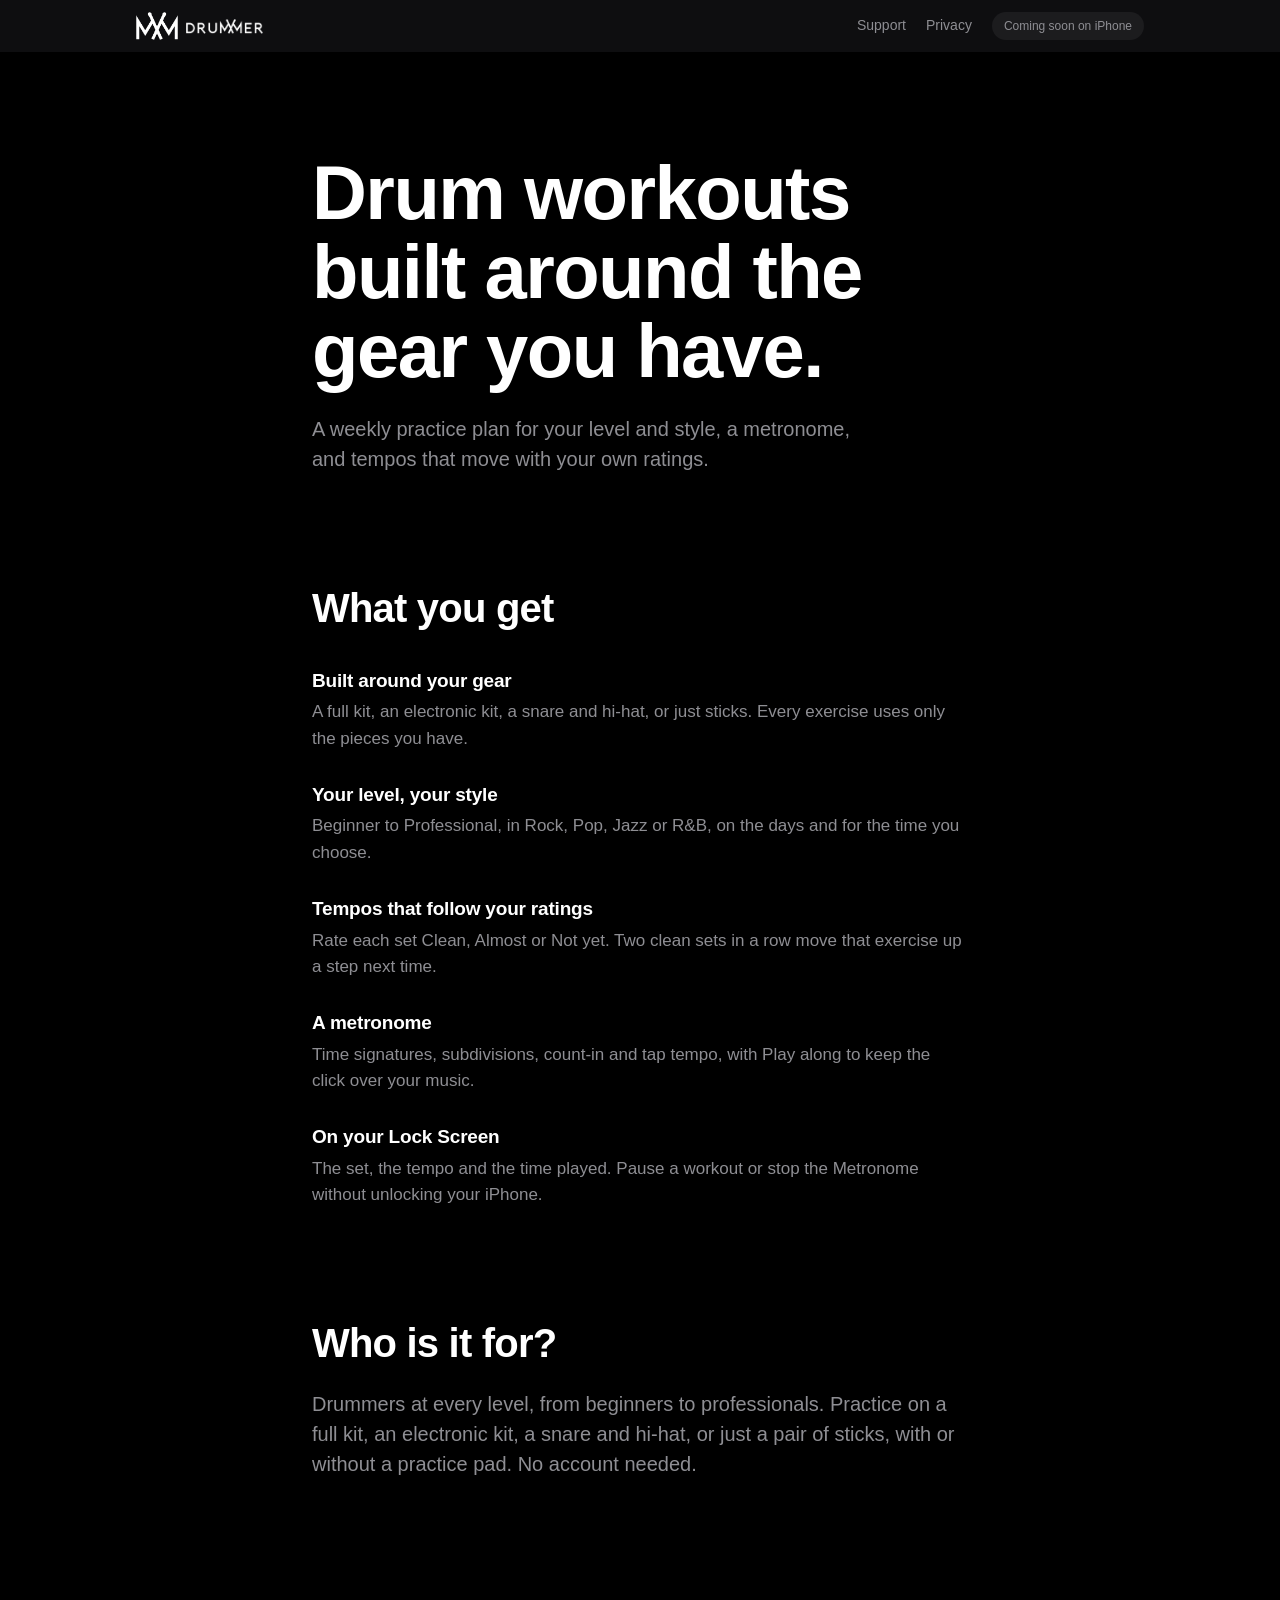
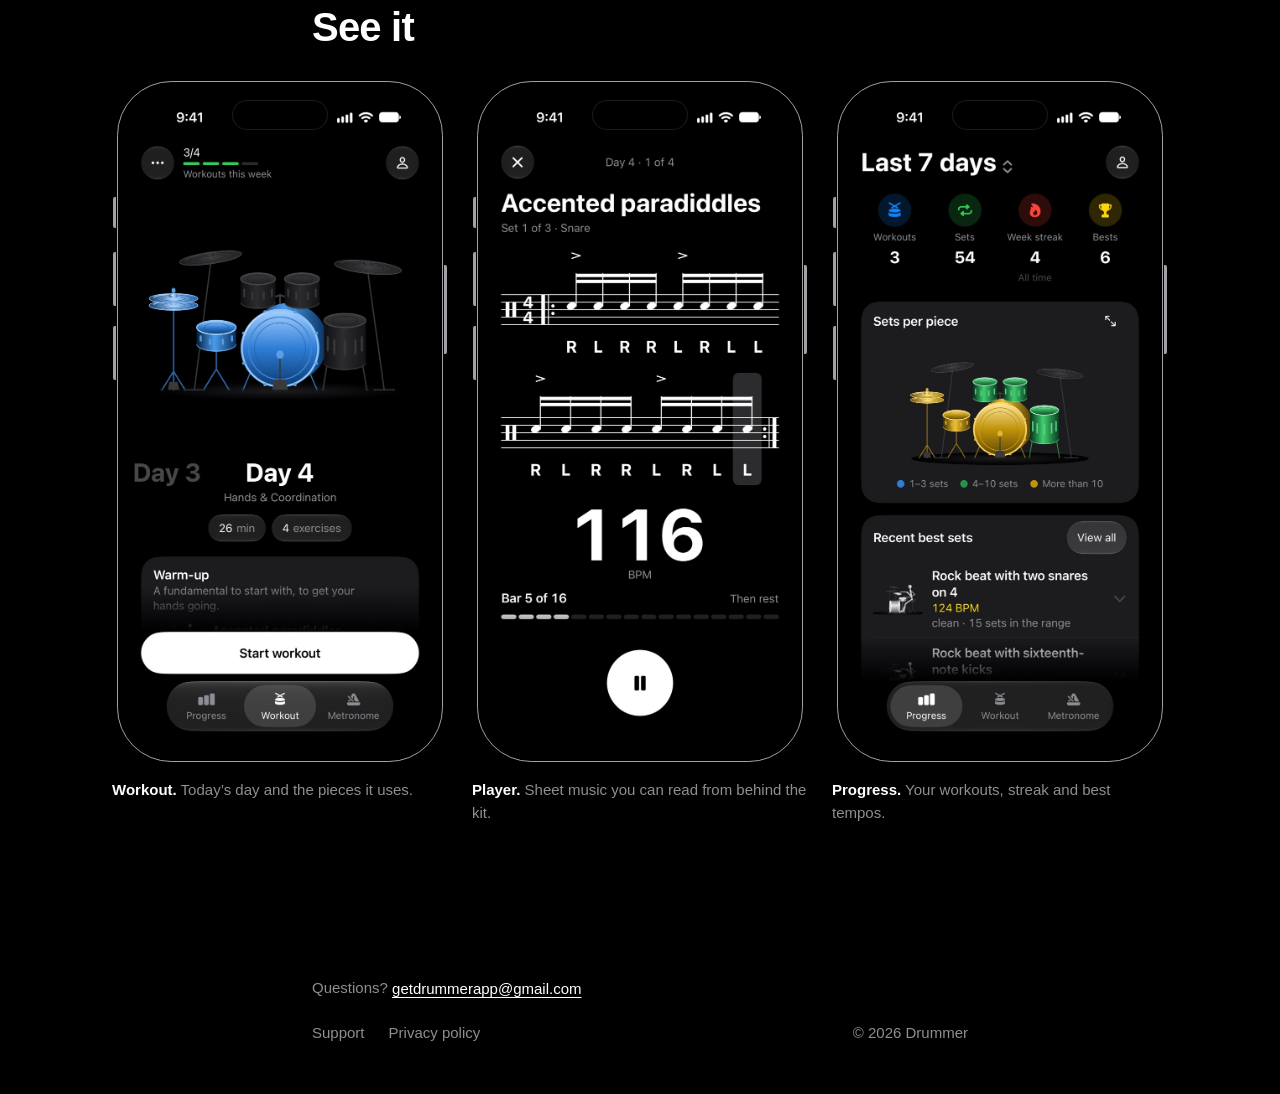
<file: index.html>
<!doctype html>
<html lang="en">
<head>
<meta charset="utf-8">
<meta name="viewport" content="width=device-width, initial-scale=1">
<title>Drummer: drum workouts for your gear</title>
<meta name="description" content="A weekly drum practice plan for iPhone, built around your gear, your level and your style. Coming soon.">
<meta name="theme-color" content="#000000">
<link rel="canonical" href="https://tg87njgkv4-design.github.io/drummer-site/">
<link rel="icon" href="icon.png">
<link rel="apple-touch-icon" href="icon.png">
<link rel="stylesheet" href="site.css">
<meta property="og:type" content="website">
<meta property="og:site_name" content="Drummer">
<meta property="og:title" content="Drummer: drum workouts for your gear">
<meta property="og:description" content="A weekly drum practice plan for iPhone, built around your gear, your level and your style. Coming soon.">
<meta property="og:url" content="https://tg87njgkv4-design.github.io/drummer-site/">
<meta property="og:image" content="https://tg87njgkv4-design.github.io/drummer-site/share.png">
<meta property="og:image:width" content="1200">
<meta property="og:image:height" content="630">
<meta property="og:image:alt" content="The Drummer wordmark beside the app's Workout tab, showing Day 4, Hands &amp; Coordination.">
<meta name="twitter:card" content="summary_large_image">
<meta name="twitter:title" content="Drummer: drum workouts for your gear">
<meta name="twitter:description" content="A weekly drum practice plan for iPhone, built around your gear, your level and your style. Coming soon.">
<meta name="twitter:image" content="https://tg87njgkv4-design.github.io/drummer-site/share.png">
<meta name="twitter:image:alt" content="The Drummer wordmark beside the app's Workout tab, showing Day 4, Hands &amp; Coordination.">
</head>
<body>
<a class="skip" href="#content">Skip to content</a>
<header class="site-header">
  <div class="bar">
    <a class="brand" href="index.html" aria-label="Drummer home">
      <img class="mark" src="mark.png" alt="" width="145" height="96">
      <img class="wordmark" src="wordmark.png" alt="" width="369" height="72">
    </a>
    <nav class="nav" aria-label="Site">
      <a href="support.html">Support</a>
      <a href="privacy.html">Privacy</a>
    </nav>
    <span class="soon">Coming soon on iPhone</span>
  </div>
</header>

<main id="content">
  <section>
    <h1 class="headline">Drum workouts built around the gear you have.</h1>
    <p class="lede">A weekly practice plan for your level and style, a metronome, and tempos that move with your own ratings.</p>
  </section>

  <section aria-labelledby="get">
    <h2 class="section-title" id="get">What you get</h2>
    <ul class="list">
      <li>
        <h3>Built around your gear</h3>
        <p>A full kit, an electronic kit, a snare and hi-hat, or just sticks. Every exercise uses only the pieces you have.</p>
      </li>
      <li>
        <h3>Your level, your style</h3>
        <p>Beginner to Professional, in Rock, Pop, Jazz or R&amp;B, on the days and for the time you choose.</p>
      </li>
      <li>
        <h3>Tempos that follow your ratings</h3>
        <p>Rate each set Clean, Almost or Not yet. Two clean sets in a row move that exercise up a step next time.</p>
      </li>
      <li>
        <h3>A metronome</h3>
        <p>Time signatures, subdivisions, count-in and tap tempo, with Play along to keep the click over your music.</p>
      </li>
      <li>
        <h3>On your Lock Screen</h3>
        <p>The set, the tempo and the time played. Pause a workout or stop the Metronome without unlocking your iPhone.</p>
      </li>
    </ul>
  </section>

  <section aria-labelledby="who">
    <h2 class="section-title" id="who">Who is it for?</h2>
    <p class="para">Drummers at every level, from beginners to professionals. Practice on a full kit, an electronic kit, a snare and hi-hat, or just a pair of sticks, with or without a practice pad. No account needed.</p>
  </section>
</main>

<section class="shots-wrap" aria-labelledby="see">
  <div class="wide">
    <h2 class="section-title see-title" id="see">See it</h2>
    <ul class="shots" tabindex="0" aria-label="Screenshots, scrolls sideways on small screens">
      <li><figure>
        <div class="phone"><span class="keys" aria-hidden="true"></span><div class="screen">
        <img src="shot-workout.jpg" srcset="shot-workout.jpg 720w, shot-workout-1206.jpg 1206w"
             sizes="(min-width: 48rem) 21rem, 17rem" width="1206" height="2622" loading="lazy"
             alt="Drummer’s Workout screen: Day 4, Hands &amp; Coordination, 26 minutes and 4 exercises, with the drums that day uses shown in blue and a Start workout button."></div></div>
        <figcaption><strong>Workout.</strong> Today’s day and the pieces it uses.</figcaption>
      </figure></li>
      <li><figure>
        <div class="phone"><span class="keys" aria-hidden="true"></span><div class="screen">
        <img src="shot-player.jpg" srcset="shot-player.jpg 720w, shot-player-1206.jpg 1206w"
             sizes="(min-width: 48rem) 21rem, 17rem" width="1206" height="2622" loading="lazy"
             alt="Drummer’s Player screen: a set playing, accented paradiddles in sheet music with the sticking under the notes, 116 BPM, bar 5 of 16."></div></div>
        <figcaption><strong>Player.</strong> Sheet music you can read from behind the kit.</figcaption>
      </figure></li>
      <li><figure>
        <div class="phone"><span class="keys" aria-hidden="true"></span><div class="screen">
        <img src="shot-progress.jpg" srcset="shot-progress.jpg 720w, shot-progress-1206.jpg 1206w"
             sizes="(min-width: 48rem) 21rem, 17rem" width="1206" height="2622" loading="lazy"
             alt="Drummer’s Progress screen: workouts, sets, week streak and bests for the last 7 days, and a drum kit colored by how many sets each piece got."></div></div>
        <figcaption><strong>Progress.</strong> Your workouts, streak and best tempos.</figcaption>
      </figure></li>
    </ul>
  </div>
</section>

<footer class="site-footer">
  <div class="inner">
    <p class="email">Questions? <a href="mailto:getdrummerapp@gmail.com">getdrummerapp@gmail.com</a></p>
    <a href="support.html">Support</a>
    <a href="privacy.html">Privacy policy</a>
    <span class="copy">© 2026 Drummer</span>
  </div>
</footer>
</body>
</html>
</file>
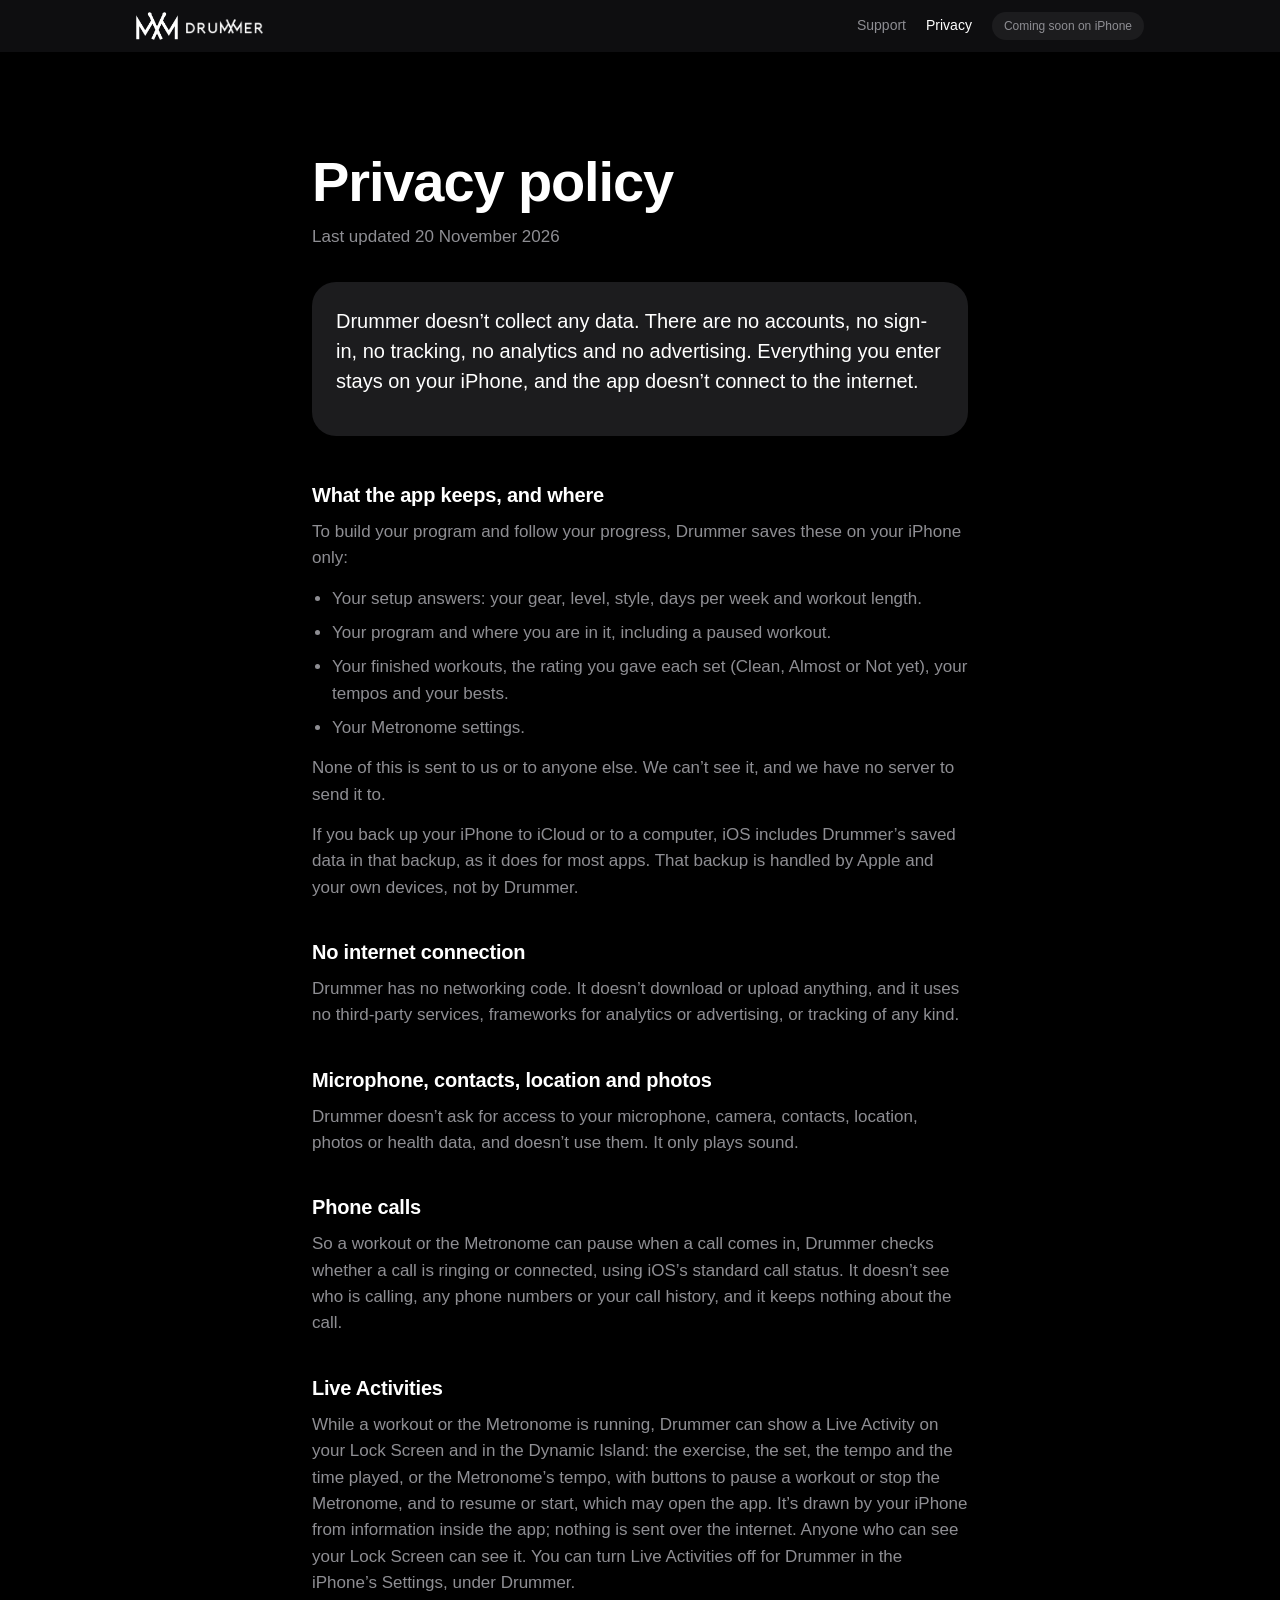
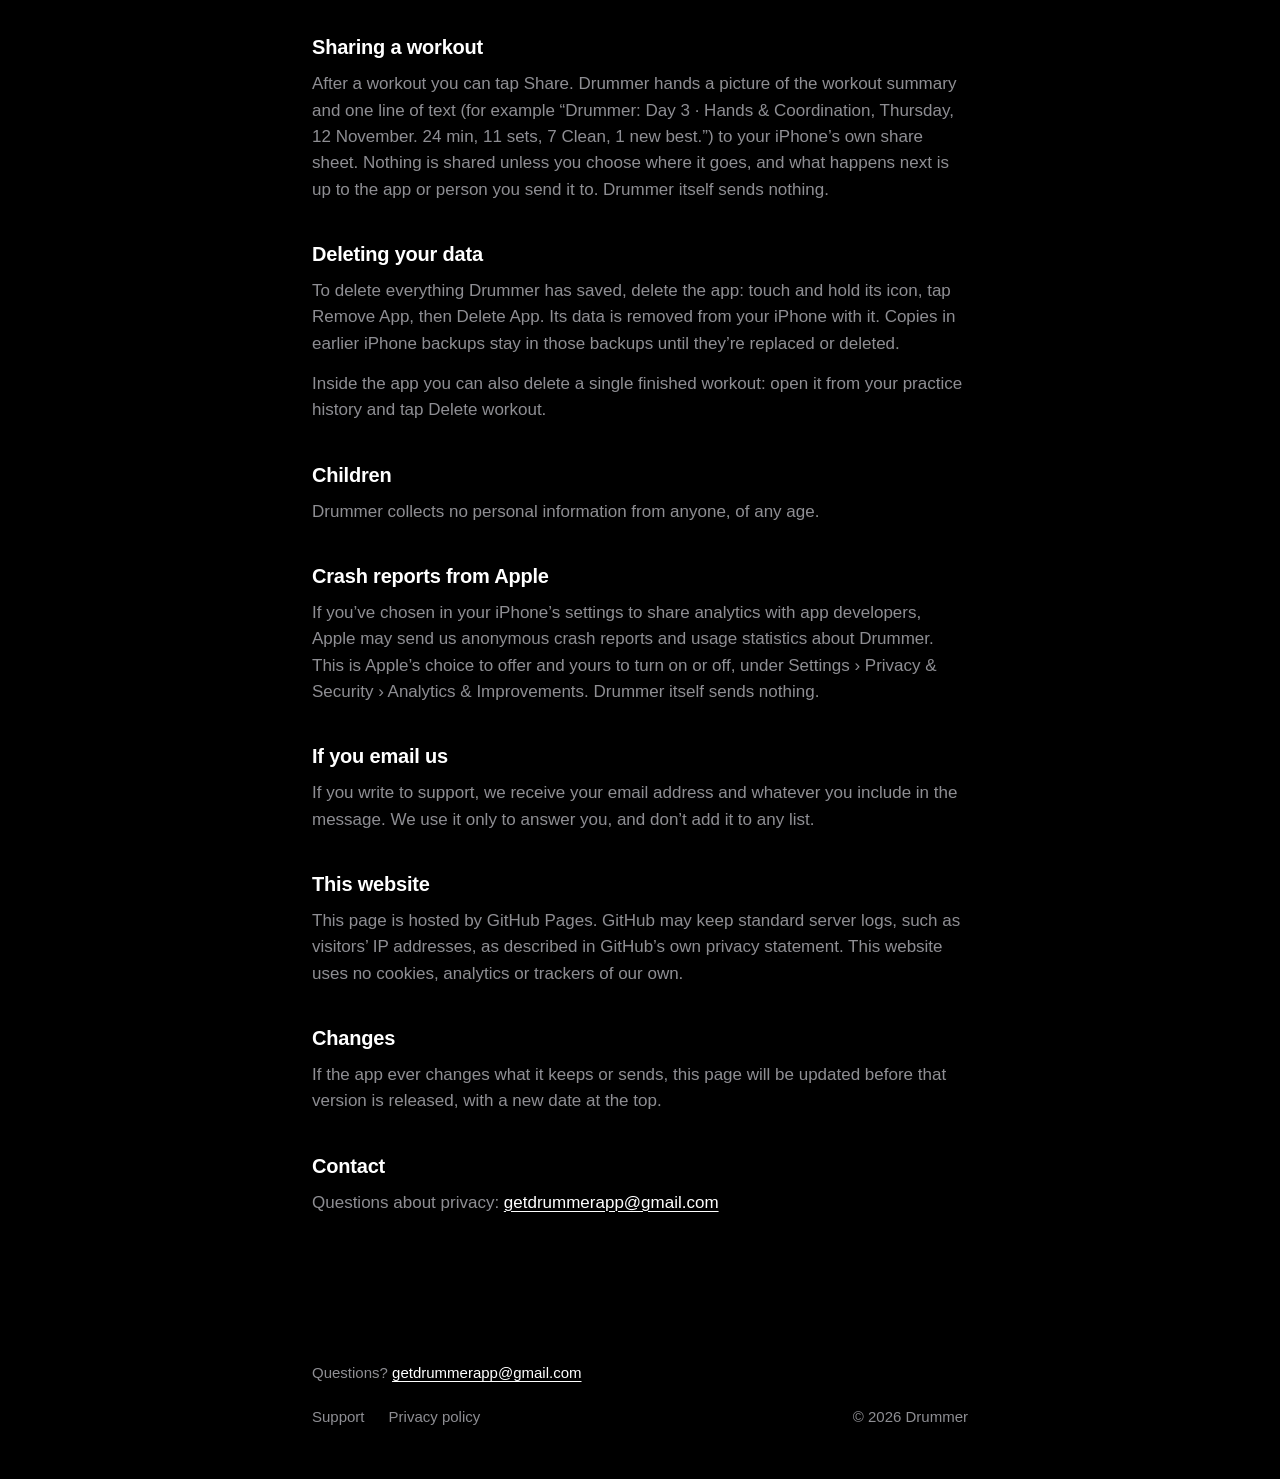
<file: privacy.html>
<!doctype html>
<html lang="en">
<head>
<meta charset="utf-8">
<meta name="viewport" content="width=device-width, initial-scale=1">
<title>Drummer privacy policy</title>
<meta name="description" content="Drummer collects no data. Everything stays on your iPhone.">
<meta name="theme-color" content="#000000">
<link rel="canonical" href="https://tg87njgkv4-design.github.io/drummer-site/privacy.html">
<link rel="icon" href="icon.png">
<link rel="apple-touch-icon" href="icon.png">
<link rel="stylesheet" href="site.css">
<meta property="og:type" content="website">
<meta property="og:site_name" content="Drummer">
<meta property="og:title" content="Drummer privacy policy">
<meta property="og:description" content="Drummer collects no data. Everything stays on your iPhone.">
<meta property="og:url" content="https://tg87njgkv4-design.github.io/drummer-site/privacy.html">
<meta property="og:image" content="https://tg87njgkv4-design.github.io/drummer-site/share.png">
<meta property="og:image:width" content="1200">
<meta property="og:image:height" content="630">
<meta property="og:image:alt" content="The Drummer wordmark beside the app's Workout tab, showing Day 4, Hands &amp; Coordination.">
<meta name="twitter:card" content="summary_large_image">
<meta name="twitter:title" content="Drummer privacy policy">
<meta name="twitter:description" content="Drummer collects no data. Everything stays on your iPhone.">
<meta name="twitter:image" content="https://tg87njgkv4-design.github.io/drummer-site/share.png">
<meta name="twitter:image:alt" content="The Drummer wordmark beside the app's Workout tab, showing Day 4, Hands &amp; Coordination.">
</head>
<body>
<a class="skip" href="#content">Skip to content</a>
<header class="site-header">
  <div class="bar">
    <a class="brand" href="index.html" aria-label="Drummer home">
      <img class="mark" src="mark.png" alt="" width="145" height="96">
      <img class="wordmark" src="wordmark.png" alt="" width="369" height="72">
    </a>
    <nav class="nav" aria-label="Site">
      <a href="support.html">Support</a>
      <a href="privacy.html" aria-current="page">Privacy</a>
    </nav>
    <span class="soon">Coming soon on iPhone</span>
  </div>
</header>

<main id="content">
  <section>
    <h1 class="title">Privacy policy</h1>
    <p class="date">Last updated 20 November 2026</p>

    <div class="card summary">
      <p>Drummer doesn’t collect any data. There are no accounts, no sign-in, no tracking, no analytics and no advertising. Everything you enter stays on your iPhone, and the app doesn’t connect to the internet.</p>
    </div>

    <div class="qa">
      <div>
        <h2>What the app keeps, and where</h2>
        <p>To build your program and follow your progress, Drummer saves these on your iPhone only:</p>
        <ul>
          <li>Your setup answers: your gear, level, style, days per week and workout length.</li>
          <li>Your program and where you are in it, including a paused workout.</li>
          <li>Your finished workouts, the rating you gave each set (Clean, Almost or Not yet), your tempos and your bests.</li>
          <li>Your Metronome settings.</li>
        </ul>
        <p>None of this is sent to us or to anyone else. We can’t see it, and we have no server to send it to.</p>
        <p>If you back up your iPhone to iCloud or to a computer, iOS includes Drummer’s saved data in that backup, as it does for most apps. That backup is handled by Apple and your own devices, not by Drummer.</p>
      </div>
      <div>
        <h2>No internet connection</h2>
        <p>Drummer has no networking code. It doesn’t download or upload anything, and it uses no third-party services, frameworks for analytics or advertising, or tracking of any kind.</p>
      </div>
      <div>
        <h2>Microphone, contacts, location and photos</h2>
        <p>Drummer doesn’t ask for access to your microphone, camera, contacts, location, photos or health data, and doesn’t use them. It only plays sound.</p>
      </div>
      <div>
        <h2>Phone calls</h2>
        <p>So a workout or the Metronome can pause when a call comes in, Drummer checks whether a call is ringing or connected, using iOS’s standard call status. It doesn’t see who is calling, any phone numbers or your call history, and it keeps nothing about the call.</p>
      </div>
      <div>
        <h2>Live Activities</h2>
        <p>While a workout or the Metronome is running, Drummer can show a Live Activity on your Lock Screen and in the Dynamic Island: the exercise, the set, the tempo and the time played, or the Metronome’s tempo, with buttons to pause a workout or stop the Metronome, and to resume or start, which may open the app. It’s drawn by your iPhone from information inside the app; nothing is sent over the internet. Anyone who can see your Lock Screen can see it. You can turn Live Activities off for Drummer in the iPhone’s Settings, under Drummer.</p>
      </div>
      <div>
        <h2>Sharing a workout</h2>
        <p>After a workout you can tap Share. Drummer hands a picture of the workout summary and one line of text (for example “Drummer: Day 3 · Hands &amp; Coordination, Thursday, 12 November. 24 min, 11 sets, 7 Clean, 1 new best.”) to your iPhone’s own share sheet. Nothing is shared unless you choose where it goes, and what happens next is up to the app or person you send it to. Drummer itself sends nothing.</p>
      </div>
      <div>
        <h2>Deleting your data</h2>
        <p>To delete everything Drummer has saved, delete the app: touch and hold its icon, tap Remove App, then Delete App. Its data is removed from your iPhone with it. Copies in earlier iPhone backups stay in those backups until they’re replaced or deleted.</p>
        <p>Inside the app you can also delete a single finished workout: open it from your practice history and tap Delete workout.</p>
      </div>
      <div>
        <h2>Children</h2>
        <p>Drummer collects no personal information from anyone, of any age.</p>
      </div>
      <div>
        <h2>Crash reports from Apple</h2>
        <p>If you’ve chosen in your iPhone’s settings to share analytics with app developers, Apple may send us anonymous crash reports and usage statistics about Drummer. This is Apple’s choice to offer and yours to turn on or off, under Settings › Privacy &amp; Security › Analytics &amp; Improvements. Drummer itself sends nothing.</p>
      </div>
      <div>
        <h2>If you email us</h2>
        <p>If you write to support, we receive your email address and whatever you include in the message. We use it only to answer you, and don’t add it to any list.</p>
      </div>
      <div>
        <h2>This website</h2>
        <p>This page is hosted by GitHub Pages. GitHub may keep standard server logs, such as visitors’ IP addresses, as described in GitHub’s own privacy statement. This website uses no cookies, analytics or trackers of our own.</p>
      </div>
      <div>
        <h2>Changes</h2>
        <p>If the app ever changes what it keeps or sends, this page will be updated before that version is released, with a new date at the top.</p>
      </div>
      <div>
        <h2>Contact</h2>
        <p>Questions about privacy: <a href="mailto:getdrummerapp@gmail.com">getdrummerapp@gmail.com</a></p>
      </div>
    </div>
  </section>
</main>

<footer class="site-footer">
  <div class="inner">
    <p class="email">Questions? <a href="mailto:getdrummerapp@gmail.com">getdrummerapp@gmail.com</a></p>
    <a href="support.html">Support</a>
    <a href="privacy.html">Privacy policy</a>
    <span class="copy">© 2026 Drummer</span>
  </div>
</footer>
</body>
</html>
</file>
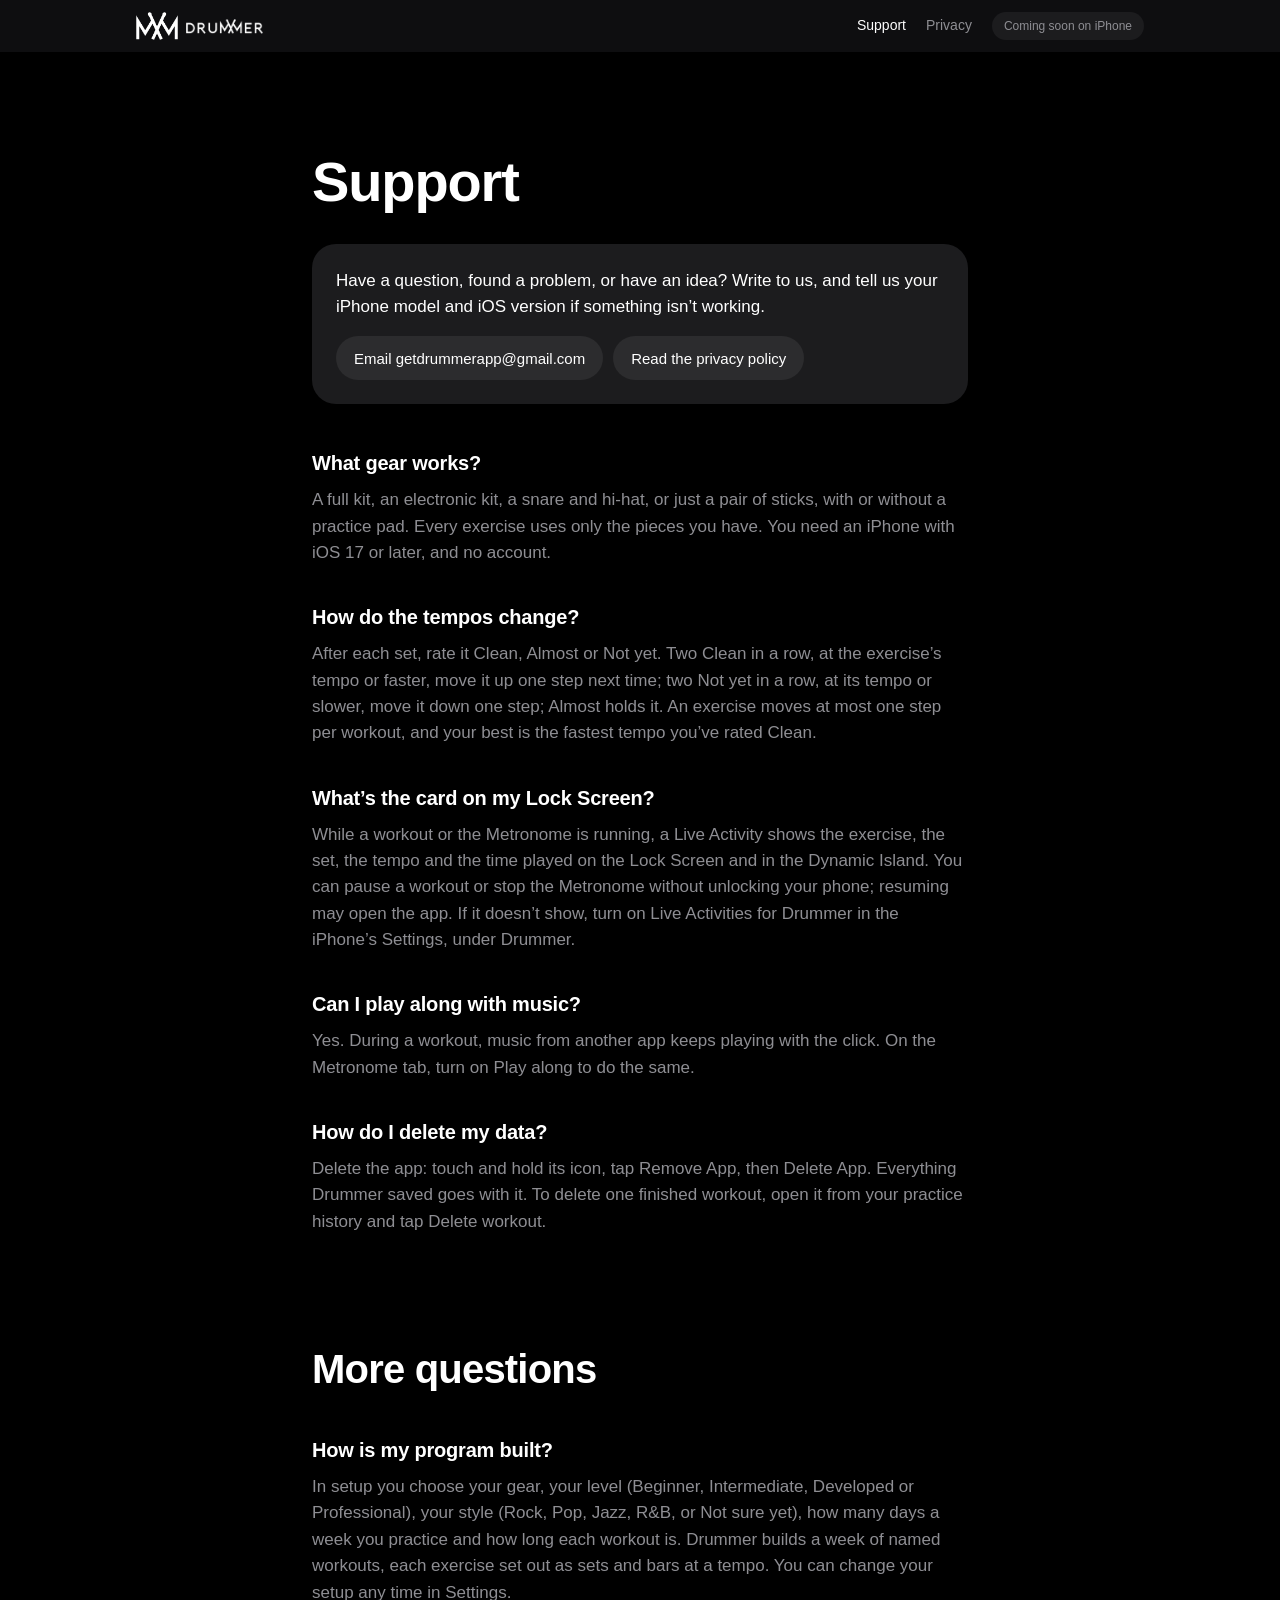
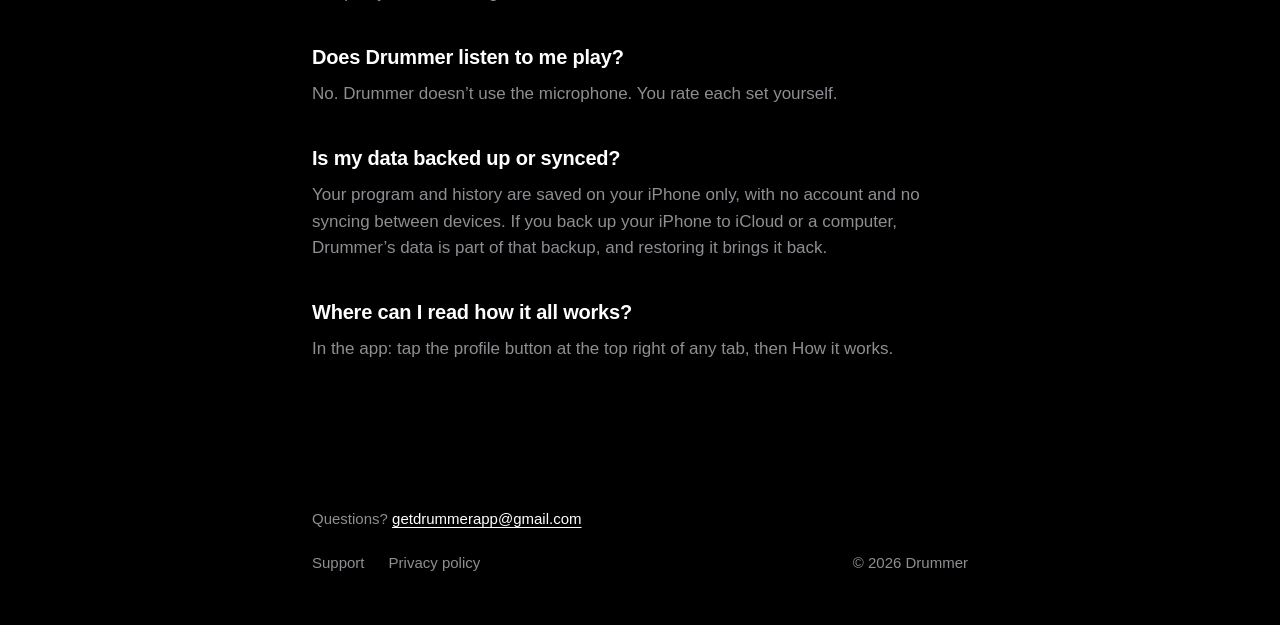
<file: support.html>
<!doctype html>
<html lang="en">
<head>
<meta charset="utf-8">
<meta name="viewport" content="width=device-width, initial-scale=1">
<title>Drummer support</title>
<meta name="description" content="Help with Drummer, the drum practice app for iPhone.">
<meta name="theme-color" content="#000000">
<link rel="canonical" href="https://tg87njgkv4-design.github.io/drummer-site/support.html">
<link rel="icon" href="icon.png">
<link rel="apple-touch-icon" href="icon.png">
<link rel="stylesheet" href="site.css">
<meta property="og:type" content="website">
<meta property="og:site_name" content="Drummer">
<meta property="og:title" content="Drummer support">
<meta property="og:description" content="Help with Drummer, the drum practice app for iPhone.">
<meta property="og:url" content="https://tg87njgkv4-design.github.io/drummer-site/support.html">
<meta property="og:image" content="https://tg87njgkv4-design.github.io/drummer-site/share.png">
<meta property="og:image:width" content="1200">
<meta property="og:image:height" content="630">
<meta property="og:image:alt" content="The Drummer wordmark beside the app's Workout tab, showing Day 4, Hands &amp; Coordination.">
<meta name="twitter:card" content="summary_large_image">
<meta name="twitter:title" content="Drummer support">
<meta name="twitter:description" content="Help with Drummer, the drum practice app for iPhone.">
<meta name="twitter:image" content="https://tg87njgkv4-design.github.io/drummer-site/share.png">
<meta name="twitter:image:alt" content="The Drummer wordmark beside the app's Workout tab, showing Day 4, Hands &amp; Coordination.">
</head>
<body>
<a class="skip" href="#content">Skip to content</a>
<header class="site-header">
  <div class="bar">
    <a class="brand" href="index.html" aria-label="Drummer home">
      <img class="mark" src="mark.png" alt="" width="145" height="96">
      <img class="wordmark" src="wordmark.png" alt="" width="369" height="72">
    </a>
    <nav class="nav" aria-label="Site">
      <a href="support.html" aria-current="page">Support</a>
      <a href="privacy.html">Privacy</a>
    </nav>
    <span class="soon">Coming soon on iPhone</span>
  </div>
</header>

<main id="content">
  <section>
    <h1 class="title">Support</h1>
    <div class="card">
      <p>Have a question, found a problem, or have an idea? Write to us, and tell us your iPhone model and iOS version if something isn’t working.</p>
      <div class="buttons">
        <a class="button" href="mailto:getdrummerapp@gmail.com?subject=Drummer%20support">Email getdrummerapp@gmail.com</a>
        <a class="button secondary" href="privacy.html">Read the privacy policy</a>
      </div>
    </div>

    <div class="qa">
      <div>
        <h2>What gear works?</h2>
        <p>A full kit, an electronic kit, a snare and hi-hat, or just a pair of sticks, with or without a practice pad. Every exercise uses only the pieces you have. You need an iPhone with iOS 17 or later, and no account.</p>
      </div>
      <div>
        <h2>How do the tempos change?</h2>
        <p>After each set, rate it Clean, Almost or Not yet. Two Clean in a row, at the exercise’s tempo or faster, move it up one step next time; two Not yet in a row, at its tempo or slower, move it down one step; Almost holds it. An exercise moves at most one step per workout, and your best is the fastest tempo you’ve rated Clean.</p>
      </div>
      <div>
        <h2>What’s the card on my Lock Screen?</h2>
        <p>While a workout or the Metronome is running, a Live Activity shows the exercise, the set, the tempo and the time played on the Lock Screen and in the Dynamic Island. You can pause a workout or stop the Metronome without unlocking your phone; resuming may open the app. If it doesn’t show, turn on Live Activities for Drummer in the iPhone’s Settings, under Drummer.</p>
      </div>
      <div>
        <h2>Can I play along with music?</h2>
        <p>Yes. During a workout, music from another app keeps playing with the click. On the Metronome tab, turn on Play along to do the same.</p>
      </div>
      <div>
        <h2>How do I delete my data?</h2>
        <p>Delete the app: touch and hold its icon, tap Remove App, then Delete App. Everything Drummer saved goes with it. To delete one finished workout, open it from your practice history and tap Delete workout.</p>
      </div>
    </div>

    <div class="group">
      <h2 class="section-title">More questions</h2>
      <div class="qa">
        <div>
          <h3>How is my program built?</h3>
          <p>In setup you choose your gear, your level (Beginner, Intermediate, Developed or Professional), your style (Rock, Pop, Jazz, R&amp;B, or Not sure yet), how many days a week you practice and how long each workout is. Drummer builds a week of named workouts, each exercise set out as sets and bars at a tempo. You can change your setup any time in Settings.</p>
        </div>
        <div>
          <h3>Does Drummer listen to me play?</h3>
          <p>No. Drummer doesn’t use the microphone. You rate each set yourself.</p>
        </div>
        <div>
          <h3>Is my data backed up or synced?</h3>
          <p>Your program and history are saved on your iPhone only, with no account and no syncing between devices. If you back up your iPhone to iCloud or a computer, Drummer’s data is part of that backup, and restoring it brings it back.</p>
        </div>
        <div>
          <h3>Where can I read how it all works?</h3>
          <p>In the app: tap the profile button at the top right of any tab, then How it works.</p>
        </div>
      </div>
    </div>
  </section>
</main>

<footer class="site-footer">
  <div class="inner">
    <p class="email">Questions? <a href="mailto:getdrummerapp@gmail.com">getdrummerapp@gmail.com</a></p>
    <a href="support.html">Support</a>
    <a href="privacy.html">Privacy policy</a>
    <span class="copy">© 2026 Drummer</span>
  </div>
</footer>
</body>
</html>
</file>
<file: site.css>
/* Drummer website. Dark only, like the app: the colors are the app's Theme colors.
   Things are separated by space, type size and the cards' shade, not by lines. Lines come back
   only with Increase Contrast (prefers-contrast: more) and in forced-colors mode. */
:root {
  color-scheme: dark;
  --bg: #000000;
  --text: #FFFFFF;
  --gray: #8E8E93;      /* secondary text: 6.4:1 on black, 5.2:1 on a card */
  --card: #1C1C1E;
  --raised: #2C2C2E;    /* buttons */
  --raised-hover: #3A3A3C;
  --raised-press: #333336;
  --line: transparent;  /* no lines, except with Increase Contrast */
  --column: 44rem;
  --wide: 66rem;
  --gutter: 1rem;
  --section: 4.5rem;
  --target: max(44px, 2.75rem);   /* every tap target, at every text size */
  --stack: -apple-system, BlinkMacSystemFont, "SF Pro Text", "Helvetica Neue", Helvetica, Arial, sans-serif;
}
@media (min-width: 48rem) {
  :root { --gutter: 1.5rem; --section: 7rem; }
}

/* Larger text: Safari on iPhone follows the Text Size setting through -apple-system-body (only
   on iPhone: -webkit-touch-callout exists there alone, and on a Mac that font is 13 px);
   everywhere else, the browser's own text size. Every size below is in rem. */
html { font-size: 100%; -webkit-text-size-adjust: 100%; }
@supports (font: -apple-system-body) and (-webkit-touch-callout: none) {
  html { font: -apple-system-body; }
}
* { box-sizing: border-box; }
body {
  margin: 0;
  background: var(--bg);
  color: var(--text);
  font-family: var(--stack);
  font-size: 1.0625rem;
  line-height: 1.55;
  text-rendering: optimizeLegibility;
  -webkit-font-smoothing: antialiased;
}
img { max-width: 100%; height: auto; display: block; }

/* Links: underlined only inside running text, so they stay recognizable there. */
a { color: var(--text); text-decoration: none; }
a[href^="mailto:"] { overflow-wrap: anywhere; }   /* a long address wraps at large text */
p a, li a { text-decoration: underline; text-underline-offset: 0.18em; text-decoration-thickness: 1px; }
/* Keyboard focus: always visible, only for the keyboard. */
:focus { outline: none; }
:focus-visible { outline: 2px solid var(--text); outline-offset: 3px; border-radius: 6px; }

.skip { position: absolute; left: -9999px; top: 0; }
.skip:focus-visible, .skip:focus {
  left: var(--gutter); top: 0.5rem; z-index: 20; min-height: var(--target);
  display: inline-flex; align-items: center;
  background: var(--text); color: var(--bg); padding: 0 1rem; border-radius: 999px;
}

/* Header: sticky glass, with a solid fallback, and no line under it. */
.site-header {
  position: sticky; top: 0; z-index: 10;
  background: rgba(0, 0, 0, 0.94);
}
@supports ((backdrop-filter: blur(1px)) or (-webkit-backdrop-filter: blur(1px))) {
  .site-header {
    background: rgba(18, 18, 20, 0.8);
    -webkit-backdrop-filter: blur(20px) saturate(180%);
    backdrop-filter: blur(20px) saturate(180%);
  }
}
@media (prefers-reduced-transparency: reduce) {
  .site-header { background: var(--card); -webkit-backdrop-filter: none; backdrop-filter: none; }
}
.bar {
  max-width: var(--wide); margin: 0 auto; padding: 0.25rem var(--gutter);
  display: flex; flex-wrap: wrap; align-items: center; gap: 0 1.25rem;
}
.brand { display: flex; align-items: center; gap: 0.5rem; margin-right: auto; min-height: var(--target); }
.brand .mark { height: 1.75rem; width: auto; }
.brand .wordmark { height: 0.9375rem; width: auto; }
.nav { display: flex; gap: 1.25rem; font-size: 0.875rem; }
.nav a { color: var(--gray); display: inline-flex; align-items: center; min-height: var(--target); }
.nav a:hover, .nav a[aria-current="page"] { color: var(--text); }
/* Not a link: quieter than any button. */
.soon {
  font-size: 0.75rem; font-weight: 500; white-space: nowrap; color: var(--gray);
  padding: 0.3125rem 0.75rem; border-radius: 999px; background: var(--card);
}
/* Phones: the brand and the pill on the first row, the two links under them. */
@media (max-width: 40rem) {
  .nav { order: 3; width: 100%; gap: 1.5rem; margin-top: -0.5rem; }
}

/* Layout. */
main { max-width: var(--column); margin: 0 auto; padding: 0 var(--gutter); }
section { padding-top: var(--section); }
section:first-child { padding-top: calc(var(--section) * 0.9); }
.wide { max-width: var(--wide); margin-left: auto; margin-right: auto; }

h1, h2, h3 { margin: 0; letter-spacing: -0.02em; }
.headline { font-size: clamp(2.5rem, 1.6rem + 4.6vw, 4.75rem); line-height: 1.04; font-weight: 700; max-width: 15ch; }
.lede { margin: 1.5rem 0 0; font-size: 1.25rem; line-height: 1.5; color: var(--gray); max-width: 34rem; }
.title { font-size: clamp(2.25rem, 1.8rem + 2.4vw, 3.5rem); line-height: 1.05; font-weight: 700; }
.section-title { font-size: clamp(1.75rem, 1.45rem + 1.4vw, 2.5rem); line-height: 1.1; font-weight: 700; }
.muted { color: var(--gray); }
p { margin: 0 0 0.875rem; }

/* What you get: a heading and one line each, separated by space. */
.list { list-style: none; margin: 2.25rem 0 0; padding: 0; display: grid; grid-template-columns: minmax(0, 1fr); gap: 1.75rem; }
.list h3 { font-size: 1.1875rem; font-weight: 600; letter-spacing: -0.01em; }
.list p { margin: 0.25rem 0 0; color: var(--gray); }

.para { margin-top: 1.5rem; font-size: 1.25rem; line-height: 1.5; color: var(--gray); }
.para strong { color: var(--text); font-weight: 600; }

/* Screenshots: a row on wide screens, a strip that scrolls sideways on phones, each in a phone frame. */
.shots {
  list-style: none; margin: 2rem 0 0; padding: 0 0 0.5rem;
  display: flex; gap: 1rem; overflow-x: auto; scroll-snap-type: x mandatory;
  scrollbar-width: none;
}
.shots::-webkit-scrollbar { display: none; }
.shots li { flex: 0 0 min(68vw, 17rem); scroll-snap-align: start; container-type: inline-size; }
.shots figure { margin: 0; }
.shots figcaption { margin-top: 1rem; font-size: 0.9375rem; color: var(--gray); }
.shots figcaption strong { color: var(--text); font-weight: 600; }
@media (min-width: 48rem) {
  .shots { overflow: visible; display: grid; grid-template-columns: repeat(3, 1fr); gap: 1.5rem; }
}
.shots-wrap { padding: var(--section) var(--gutter) 0; }
.see-title { max-width: calc(var(--column) - 2 * var(--gutter)); margin: 0 auto; }

/* The phone frame: drawn here, for the website only, and decorative (its parts are empty and hidden
   from screen readers; the screenshot inside carries the alt text). Sizes are in cqw, a percentage of
   the strip item's width, so the frame keeps its proportions at every size; the rem values before
   them are for browsers without container units. The screen is exactly 1206 × 2622, never stretched,
   with corners 13.7% of its width, like the display's own; the body's corners follow it. */
.phone {
  --metal: #A1A1A6;   /* a neutral silver edge: 8.2:1 against black (12.5:1 with Increase Contrast) */
  --edge: max(1px, 0.45cqw);
  --bezel: 3.4cqw;
  position: relative;
  margin: 0 1.4cqw;
  padding: 0.5rem; padding: var(--bezel);
  background: #000000;
  border: var(--edge) solid var(--metal);
  border-radius: 2.75rem; border-radius: calc(12.3cqw + var(--bezel) + var(--edge));
}
.phone .screen {
  position: relative; overflow: hidden; container-type: inline-size;
  aspect-ratio: 1206 / 2622;
  border-radius: 2.25rem; border-radius: 12.3cqw;
}
.phone img { width: 100%; height: 100%; object-fit: cover; }
/* The Dynamic Island: centered, 31% of the screen's width, so it sits between the clock (16–24%
   across the screenshot) and the signal and battery (69–90%). */
.phone .screen::after {
  content: ""; position: absolute; top: 2.7cqw; left: 34.4cqw; width: 31.2cqw; height: 9.2cqw;
  border-radius: 999px; background: #000000; box-shadow: 0 0 0 1px #1C1C1E;
}
/* Side buttons, in the frame's silver: the Action button and the volume pair on the left, the side
   button on the right. They stick out by 0.9cqw; the phone's side margin leaves room for them. */
.phone .keys { position: absolute; inset: 0; pointer-events: none; }
.phone::after, .phone .keys::before, .phone .keys::after {
  content: ""; position: absolute; width: 0.9cqw; min-width: 2px; background: var(--metal);
}
.phone::after, .phone .keys::before { left: calc(-1 * var(--edge) - 0.9cqw); border-radius: 2px 0 0 2px; }
.phone::after { top: 17%; height: 4.5%; }                                       /* Action button */
.phone .keys::before { top: 25%; height: 8%; box-shadow: 0 22cqw 0 var(--metal); } /* volume up, and down */
.phone .keys::after { right: calc(-1 * var(--edge) - 0.9cqw); top: 27%; height: 13%; border-radius: 0 2px 2px 0; }

/* Cards. */
.card { background: var(--card); border-radius: 1.5rem; padding: 1.5rem; margin-top: 2rem; }
.card p:last-of-type { margin-bottom: 1rem; }

/* Buttons, option A: a soft dark-gray capsule, white medium text, used by every button and
   button-like link. Hover and press change its brightness only. */
.buttons { display: flex; flex-wrap: wrap; gap: 0.625rem; }
.button {
  display: inline-flex; align-items: center; justify-content: center; min-height: var(--target);
  padding: 0.375rem 1.125rem; border-radius: 999px;
  font-size: 0.9375rem; font-weight: 500; overflow-wrap: anywhere;
  background: var(--raised); color: var(--text);
}
.button:hover { background: var(--raised-hover); }
.button:active { background: var(--raised-press); }

/* Questions and policy sections: the heading first, separated by space. */
.qa { margin-top: 2.75rem; display: grid; grid-template-columns: minmax(0, 1fr); gap: 2.25rem; }
.qa h2, .qa h3 { font-size: 1.25rem; font-weight: 600; letter-spacing: -0.01em; margin-bottom: 0.5rem; }
.qa p { color: var(--gray); }
.qa p:last-child { margin-bottom: 0; }
.qa ul { color: var(--gray); padding-left: 1.25rem; margin: 0 0 0.875rem; }
.qa li { margin-bottom: 0.5rem; }
.group { margin-top: var(--section); }
.date { margin-top: 0.75rem; color: var(--gray); }
.summary { font-size: 1.25rem; line-height: 1.5; }
.summary p { margin: 0; }

/* Footer: set apart by space and its smaller gray type. */
.site-footer { max-width: var(--column); margin: calc(var(--section) * 1.2) auto 0; padding: 0 var(--gutter) 2.5rem; }
.site-footer .inner { display: flex; flex-wrap: wrap; align-items: center; gap: 0 1.5rem; font-size: 0.9375rem; color: var(--gray); }
.site-footer a { color: var(--gray); display: inline-flex; align-items: center; min-height: var(--target); }
.site-footer a:hover { color: var(--text); }
.site-footer .email { width: 100%; margin: 0; }
.site-footer .email a { color: var(--text); }
.site-footer .copy { margin-left: auto; }

@media (prefers-reduced-motion: no-preference) {
  html { scroll-behavior: smooth; }
  .nav a, .site-footer a, .button { transition: color 0.15s ease, background-color 0.15s ease; }
}

/* Increase Contrast: subtle lines come back, and the grays get stronger. */
@media (prefers-contrast: more) {
  :root { --gray: #AEAEB2; --line: #636366; --raised: #3A3A3C; --raised-hover: #48484A; --raised-press: #444446; }
  .site-header { background: #000000; -webkit-backdrop-filter: none; backdrop-filter: none; border-bottom: 1px solid var(--line); }
  .card, .button, .soon { border: 1px solid var(--line); }
  .phone { --metal: #C7C7CC; }
  .list > li + li, .qa > div + div { border-top: 1px solid var(--line); padding-top: 1.25rem; }
  .site-footer .inner { border-top: 1px solid var(--line); padding-top: 1rem; }
  .soon { color: var(--text); }
}

/* Forced colors (Windows High Contrast and similar): buttons keep a visible edge, links an underline. */
@media (forced-colors: active) {
  .button, .soon, .card { border: 1px solid CanvasText; }
  .button { border-color: ButtonText; }
  a { text-decoration: underline; }
  .brand { text-decoration: none; }
  :focus-visible { outline-color: Highlight; }
  .phone { border-color: CanvasText; }
  .phone .keys, .phone::after, .phone .screen::after { display: none; }
}
</file>
